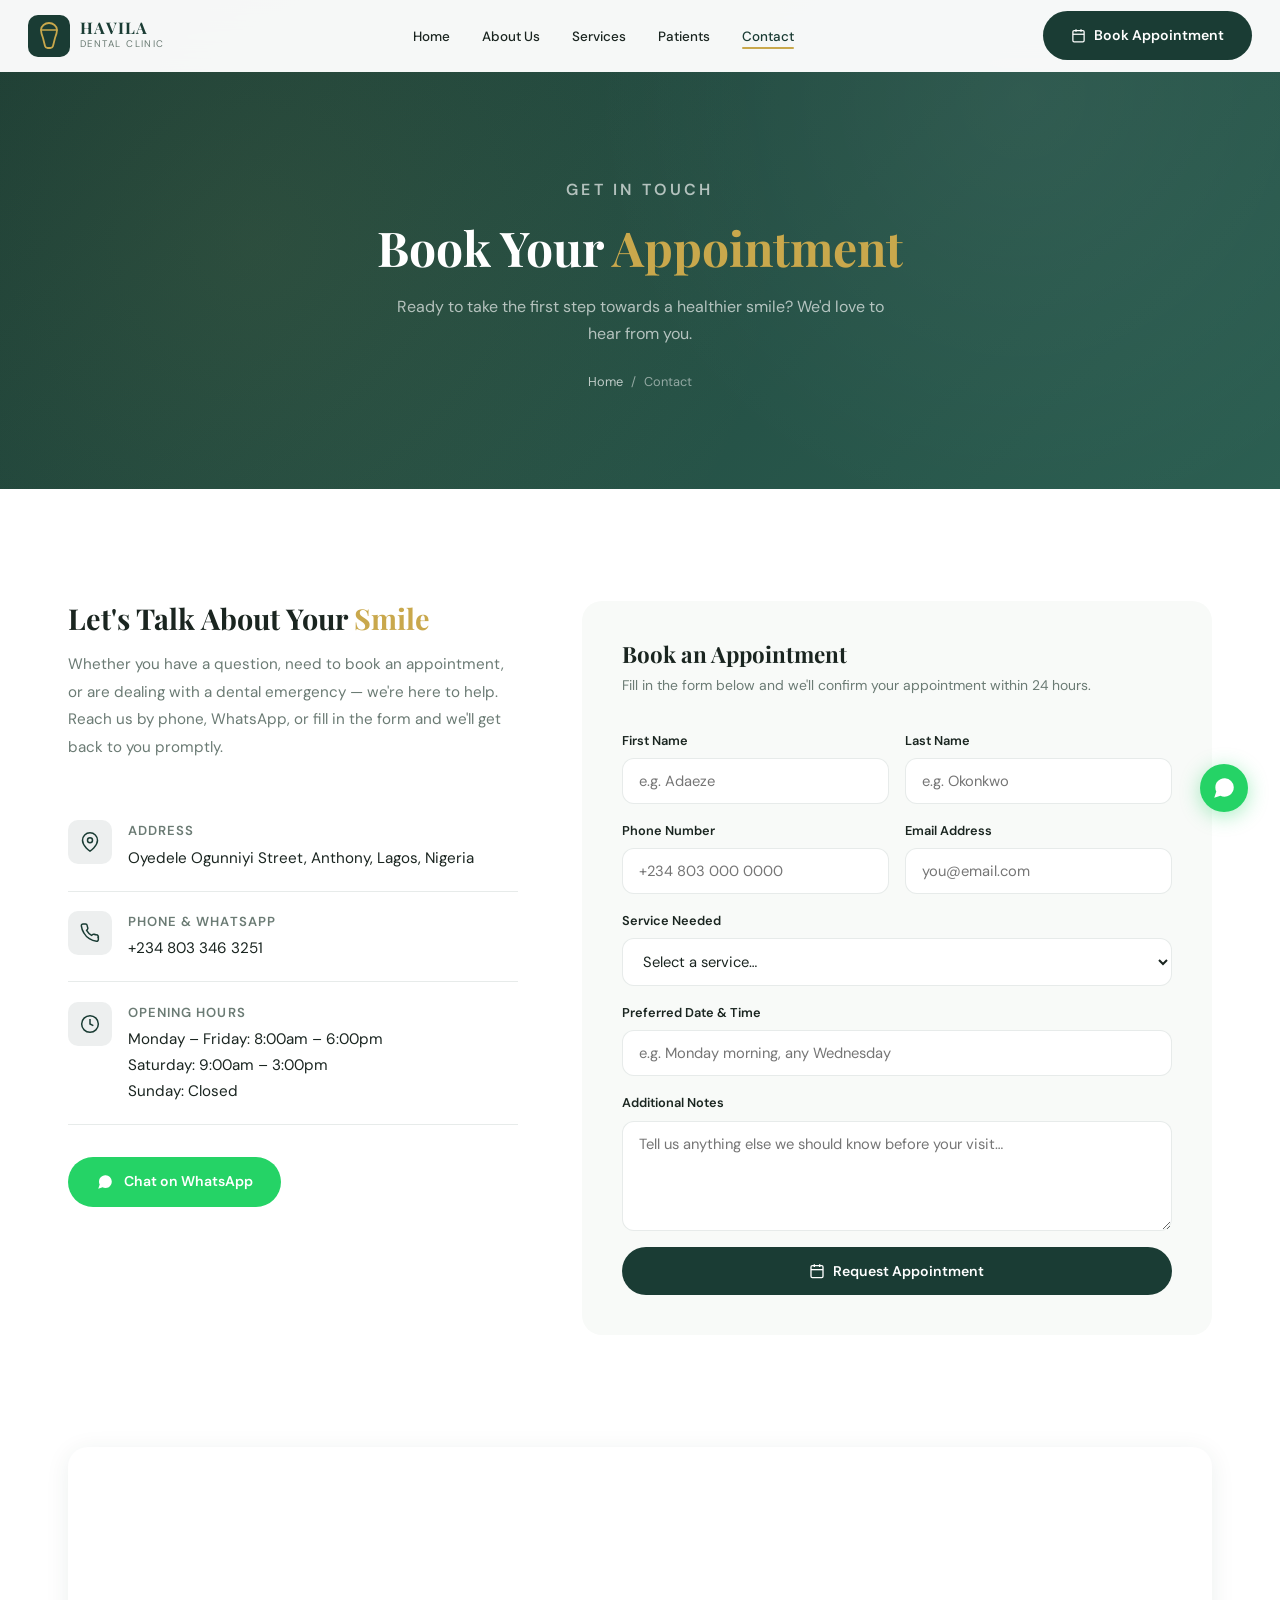
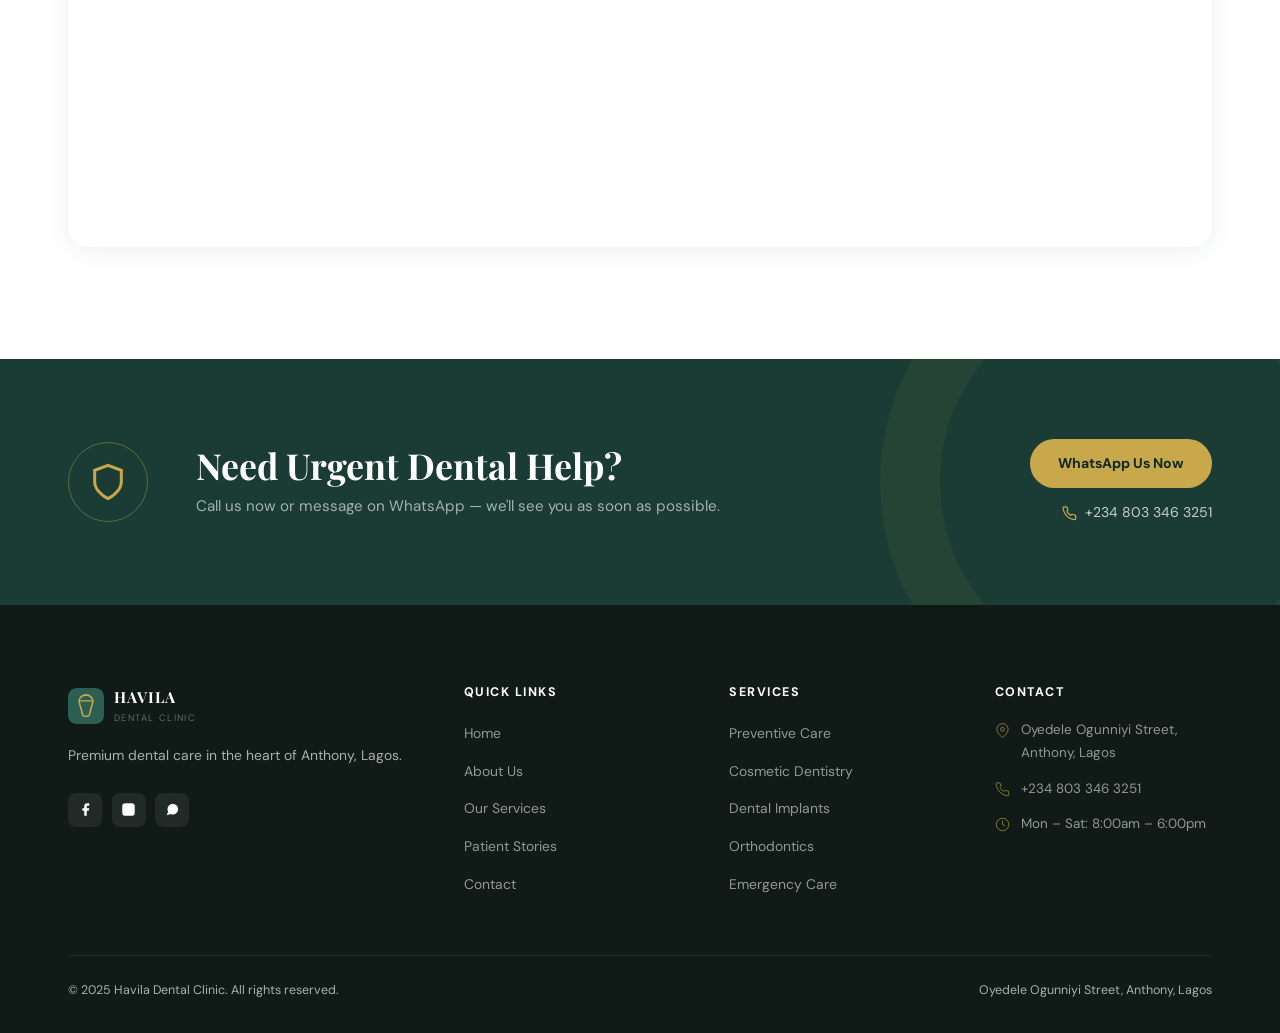
<file: contact.html>
<!DOCTYPE html>
<html lang="en">
<head>
  <meta charset="UTF-8" />
  <meta name="viewport" content="width=device-width, initial-scale=1.0" />
  <title>Contact &amp; Book — Havila Dental Clinic</title>
  <meta name="theme-color" content="#1A3C34" />
  <meta name="description" content="Book your dental appointment at Havila Dental Clinic, Anthony, Lagos. Call +234 803 346 3251." />
  <link rel="preconnect" href="https://fonts.googleapis.com" />
  <link rel="preconnect" href="https://fonts.gstatic.com" crossorigin />
  <link href="https://fonts.googleapis.com/css2?family=Playfair+Display:ital,wght@0,700;0,800;1,700&family=DM+Sans:wght@400;500;600;700&display=swap" rel="stylesheet" />
  <link rel="stylesheet" href="styles.css" />
</head>
<body>

<nav id="navbar">
  <a href="index.html" class="nav-logo">
    <svg class="nav-logo-icon" viewBox="0 0 42 42" fill="none"><rect width="42" height="42" rx="10" fill="#1A3C34"/><path d="M21 8C17 8 13 11 13 15c0 2.5.8 5 2 8l2 8c.3 1.2 1.4 2 2.6 2h2.8c1.2 0 2.3-.8 2.6-2l2-8c1.2-3 2-5.5 2-8 0-4-4-7-8-7z" fill="none" stroke="#C9A84C" stroke-width="1.8"/><path d="M13 15h16" stroke="#C9A84C" stroke-width="1.4" stroke-linecap="round"/></svg>
    <div class="nav-logo-text"><span class="nav-logo-name">HAVILA</span><span class="nav-logo-sub">Dental Clinic</span></div>
  </a>
  <ul class="nav-links">
    <li><a href="index.html">Home</a></li>
    <li><a href="about.html">About Us</a></li>
    <li><a href="services.html">Services</a></li>
    <li><a href="testimonials.html">Patients</a></li>
    <li><a href="contact.html" class="active">Contact</a></li>
  </ul>
  <div class="nav-right">
    <a href="contact.html" class="btn-primary"><svg width="15" height="15" viewBox="0 0 24 24" fill="none" stroke="currentColor" stroke-width="2"><rect x="3" y="4" width="18" height="18" rx="2"/><line x1="16" y1="2" x2="16" y2="6"/><line x1="8" y1="2" x2="8" y2="6"/><line x1="3" y1="10" x2="21" y2="10"/></svg>Book Appointment</a>
    <button class="nav-toggle" id="navToggle" aria-label="Menu"><span></span><span></span><span></span></button>
  </div>
</nav>
<div class="nav-mobile" id="mobileNav">
  <div class="nav-mobile-header">
    <a href="index.html" class="nav-logo"><svg class="nav-logo-icon" viewBox="0 0 42 42" fill="none"><rect width="42" height="42" rx="10" fill="#1A3C34"/><path d="M21 8C17 8 13 11 13 15c0 2.5.8 5 2 8l2 8c.3 1.2 1.4 2 2.6 2h2.8c1.2 0 2.3-.8 2.6-2l2-8c1.2-3 2-5.5 2-8 0-4-4-7-8-7z" fill="none" stroke="#C9A84C" stroke-width="1.8"/><path d="M13 15h16" stroke="#C9A84C" stroke-width="1.4" stroke-linecap="round"/></svg><div class="nav-logo-text"><span class="nav-logo-name">HAVILA</span><span class="nav-logo-sub">Dental Clinic</span></div></a>
    <button class="nav-close" id="navClose">✕</button>
  </div>
  <a href="index.html">Home</a><a href="about.html">About Us</a><a href="services.html">Services</a><a href="testimonials.html">Patients</a><a href="contact.html">Contact</a>
  <a href="contact.html" class="btn-primary">Book Appointment</a>
</div>

<!-- PAGE HERO -->
<section class="page-hero">
  <p class="page-hero-eyebrow">Get In Touch</p>
  <h1>Book Your <span class="gold">Appointment</span></h1>
  <p>Ready to take the first step towards a healthier smile? We'd love to hear from you.</p>
  <div class="breadcrumb"><a href="index.html">Home</a> <span>/</span> <span>Contact</span></div>
</section>

<!-- CONTACT SECTION -->
<section class="contact-section">
  <div class="container">
    <div class="contact-grid">
      <!-- Info -->
      <div class="reveal-left">
        <h2 class="contact-info-title">Let's Talk About Your <span class="gold">Smile</span></h2>
        <p class="contact-info-text">Whether you have a question, need to book an appointment, or are dealing with a dental emergency — we're here to help. Reach us by phone, WhatsApp, or fill in the form and we'll get back to you promptly.</p>

        <div class="contact-detail">
          <div class="contact-detail-icon"><svg viewBox="0 0 24 24" fill="none" stroke="#1A3C34" stroke-width="1.8"><path d="M21 10c0 7-9 13-9 13s-9-6-9-13a9 9 0 0 1 18 0z"/><circle cx="12" cy="10" r="3"/></svg></div>
          <div><h5>Address</h5><p>Oyedele Ogunniyi Street, Anthony, Lagos, Nigeria</p></div>
        </div>
        <div class="contact-detail">
          <div class="contact-detail-icon"><svg viewBox="0 0 24 24" fill="none" stroke="#1A3C34" stroke-width="1.8"><path d="M22 16.92v3a2 2 0 0 1-2.18 2 19.79 19.79 0 0 1-8.63-3.07A19.5 19.5 0 0 1 4.69 12 19.79 19.79 0 0 1 1.61 3.44 2 2 0 0 1 3.6 1.27h3a2 2 0 0 1 2 1.72c.127.96.361 1.903.7 2.81a2 2 0 0 1-.45 2.11L7.91 8.91a16 16 0 0 0 6 6l.91-.91a2 2 0 0 1 2.11-.45c.907.339 1.85.573 2.81.7A2 2 0 0 1 21.73 16.92z"/></svg></div>
          <div><h5>Phone &amp; WhatsApp</h5><p>+234 803 346 3251</p></div>
        </div>
        <div class="contact-detail">
          <div class="contact-detail-icon"><svg viewBox="0 0 24 24" fill="none" stroke="#1A3C34" stroke-width="1.8"><circle cx="12" cy="12" r="10"/><polyline points="12 6 12 12 16 14"/></svg></div>
          <div><h5>Opening Hours</h5><p>Monday – Friday: 8:00am – 6:00pm<br>Saturday: 9:00am – 3:00pm<br>Sunday: Closed</p></div>
        </div>

        <div style="margin-top:2rem;">
          <a href="https://wa.me/2348033463251?text=Hello%2C%20I%20would%20like%20to%20book%20a%20dental%20appointment%20at%20Havila%20Dental%20Clinic" target="_blank" class="btn-primary" style="background:#25D366;gap:10px;">
            <svg width="18" height="18" viewBox="0 0 24 24" fill="white"><path d="M21 11.5a8.38 8.38 0 0 1-.9 3.8 8.5 8.5 0 0 1-7.6 4.7 8.38 8.38 0 0 1-3.8-.9L3 21l1.9-5.7a8.38 8.38 0 0 1-.9-3.8 8.5 8.5 0 0 1 4.7-7.6 8.38 8.38 0 0 1 3.8-.9h.5a8.48 8.48 0 0 1 8 8v.5z"/></svg>
            Chat on WhatsApp
          </a>
        </div>
      </div>

      <!-- Form -->
      <div class="contact-form-wrap reveal-right">
        <h3>Book an Appointment</h3>
        <p>Fill in the form below and we'll confirm your appointment within 24 hours.</p>
        <form id="contactForm" novalidate>
          <div class="form-row">
            <div class="form-group">
              <label for="firstName">First Name</label>
              <input type="text" id="firstName" name="firstName" placeholder="e.g. Adaeze" required />
            </div>
            <div class="form-group">
              <label for="lastName">Last Name</label>
              <input type="text" id="lastName" name="lastName" placeholder="e.g. Okonkwo" required />
            </div>
          </div>
          <div class="form-row">
            <div class="form-group">
              <label for="phone">Phone Number</label>
              <input type="tel" id="phone" name="phone" placeholder="+234 803 000 0000" required />
            </div>
            <div class="form-group">
              <label for="email">Email Address</label>
              <input type="email" id="email" name="email" placeholder="you@email.com" />
            </div>
          </div>
          <div class="form-group">
            <label for="service">Service Needed</label>
            <select id="service" name="service">
              <option value="">Select a service…</option>
              <option>Preventive Checkup &amp; Cleaning</option>
              <option>Cosmetic Dentistry</option>
              <option>Teeth Whitening</option>
              <option>Dental Implants</option>
              <option>Restorative Dentistry</option>
              <option>Orthodontics / Braces</option>
              <option>Emergency Care</option>
              <option>Paediatric Dentistry</option>
              <option>Gum Treatment</option>
              <option>Other / Not Sure</option>
            </select>
          </div>
          <div class="form-group">
            <label for="preferred">Preferred Date &amp; Time</label>
            <input type="text" id="preferred" name="preferred" placeholder="e.g. Monday morning, any Wednesday" />
          </div>
          <div class="form-group">
            <label for="message">Additional Notes</label>
            <textarea id="message" name="message" placeholder="Tell us anything else we should know before your visit…"></textarea>
          </div>
          <button type="submit" class="btn-primary" style="width:100%;justify-content:center;padding:15px;">
            <svg width="16" height="16" viewBox="0 0 24 24" fill="none" stroke="currentColor" stroke-width="2"><rect x="3" y="4" width="18" height="18" rx="2"/><line x1="16" y1="2" x2="16" y2="6"/><line x1="8" y1="2" x2="8" y2="6"/><line x1="3" y1="10" x2="21" y2="10"/></svg>
            Request Appointment
          </button>
        </form>
      </div>
    </div>
  </div>
</section>

<!-- MAP -->
<section class="map-section">
  <div class="container">
    <div class="map-wrap reveal">
      <iframe
        src="https://www.google.com/maps/embed?pb=!1m18!1m12!1m3!1d3963.7!2d3.3704192!3d6.5608705!2m3!1f0!2f0!3f0!3m2!1i1024!2i768!4f13.1!3m3!1m2!1s0x0%3A0x0!2zNsKwMzMnMzkuMSJOIDPCsDIyJzEzLjUiRQ!5e0!3m2!1sen!2sng!4v1234567890"
        width="100%" height="400" style="border:0;" allowfullscreen="" loading="lazy"
        referrerpolicy="no-referrer-when-downgrade" title="Havila Dental Clinic location">
      </iframe>
    </div>
  </div>
</section>

<!-- CTA BANNER -->
<section class="cta-banner">
  <div class="container">
    <div class="cta-inner">
      <div class="cta-icon-wrap"><svg viewBox="0 0 24 24" fill="none" stroke="currentColor" stroke-width="1.8"><path d="M12 22s8-4 8-10V5l-8-3-8 3v7c0 6 8 10 8 10z"/></svg></div>
      <div class="cta-text">
        <h2 class="cta-title">Need Urgent Dental Help?</h2>
        <p class="cta-sub">Call us now or message on WhatsApp — we'll see you as soon as possible.</p>
      </div>
      <div class="cta-actions">
        <a href="https://wa.me/2348033463251?text=Hello%2C%20I%20have%20a%20dental%20emergency" target="_blank" class="btn-gold">WhatsApp Us Now</a>
        <div class="cta-phone"><svg viewBox="0 0 24 24" fill="none" stroke="currentColor" stroke-width="2"><path d="M22 16.92v3a2 2 0 0 1-2.18 2 19.79 19.79 0 0 1-8.63-3.07A19.5 19.5 0 0 1 4.69 12 19.79 19.79 0 0 1 1.61 3.44 2 2 0 0 1 3.6 1.27h3a2 2 0 0 1 2 1.72c.127.96.361 1.903.7 2.81a2 2 0 0 1-.45 2.11L7.91 8.91a16 16 0 0 0 6 6l.91-.91a2 2 0 0 1 2.11-.45c.907.339 1.85.573 2.81.7A2 2 0 0 1 21.73 16.92z"/></svg>+234 803 346 3251</div>
      </div>
    </div>
  </div>
</section>

<footer class="footer">
  <div class="container">
    <div class="footer-grid">
      <div class="footer-brand">
        <div class="footer-logo"><svg class="footer-logo-icon" viewBox="0 0 42 42" fill="none"><rect width="42" height="42" rx="10" fill="#2C5F52"/><path d="M21 8C17 8 13 11 13 15c0 2.5.8 5 2 8l2 8c.3 1.2 1.4 2 2.6 2h2.8c1.2 0 2.3-.8 2.6-2l2-8c1.2-3 2-5.5 2-8 0-4-4-7-8-7z" fill="none" stroke="#C9A84C" stroke-width="1.8"/><path d="M13 15h16" stroke="#C9A84C" stroke-width="1.4" stroke-linecap="round"/></svg><div><div class="footer-logo-name">HAVILA</div><div class="footer-logo-sub">Dental Clinic</div></div></div>
        <p>Premium dental care in the heart of Anthony, Lagos.</p>
        <div class="footer-socials"><a href="#" class="footer-social"><svg viewBox="0 0 24 24"><path d="M18 2h-3a5 5 0 0 0-5 5v3H7v4h3v8h4v-8h3l1-4h-4V7a1 1 0 0 1 1-1h3z"/></svg></a><a href="#" class="footer-social"><svg viewBox="0 0 24 24"><rect x="2" y="2" width="20" height="20" rx="5" ry="5"/><path d="M16 11.37A4 4 0 1 1 12.63 8 4 4 0 0 1 16 11.37z"/><line x1="17.5" y1="6.5" x2="17.51" y2="6.5"/></svg></a><a href="https://wa.me/2348033463251" class="footer-social"><svg viewBox="0 0 24 24"><path d="M21 11.5a8.38 8.38 0 0 1-.9 3.8 8.5 8.5 0 0 1-7.6 4.7 8.38 8.38 0 0 1-3.8-.9L3 21l1.9-5.7a8.38 8.38 0 0 1-.9-3.8 8.5 8.5 0 0 1 4.7-7.6 8.38 8.38 0 0 1 3.8-.9h.5a8.48 8.48 0 0 1 8 8v.5z"/></svg></a></div>
      </div>
      <div class="footer-col"><h4>Quick Links</h4><ul><li><a href="index.html">Home</a></li><li><a href="about.html">About Us</a></li><li><a href="services.html">Our Services</a></li><li><a href="testimonials.html">Patient Stories</a></li><li><a href="contact.html">Contact</a></li></ul></div>
      <div class="footer-col"><h4>Services</h4><ul><li><a href="services.html">Preventive Care</a></li><li><a href="services.html">Cosmetic Dentistry</a></li><li><a href="services.html">Dental Implants</a></li><li><a href="services.html">Orthodontics</a></li><li><a href="services.html">Emergency Care</a></li></ul></div>
      <div class="footer-col"><h4>Contact</h4>
        <div class="footer-contact-item"><svg viewBox="0 0 24 24"><path d="M21 10c0 7-9 13-9 13s-9-6-9-13a9 9 0 0 1 18 0z"/><circle cx="12" cy="10" r="3"/></svg><span>Oyedele Ogunniyi Street, Anthony, Lagos</span></div>
        <div class="footer-contact-item"><svg viewBox="0 0 24 24"><path d="M22 16.92v3a2 2 0 0 1-2.18 2 19.79 19.79 0 0 1-8.63-3.07A19.5 19.5 0 0 1 4.69 12 19.79 19.79 0 0 1 1.61 3.44 2 2 0 0 1 3.6 1.27h3a2 2 0 0 1 2 1.72c.127.96.361 1.903.7 2.81a2 2 0 0 1-.45 2.11L7.91 8.91a16 16 0 0 0 6 6l.91-.91a2 2 0 0 1 2.11-.45c.907.339 1.85.573 2.81.7A2 2 0 0 1 21.73 16.92z"/></svg><span>+234 803 346 3251</span></div>
        <div class="footer-contact-item"><svg viewBox="0 0 24 24"><circle cx="12" cy="12" r="10"/><polyline points="12 6 12 12 16 14"/></svg><span>Mon – Sat: 8:00am – 6:00pm</span></div>
      </div>
    </div>
    <div class="footer-bottom"><span>© 2025 Havila Dental Clinic. All rights reserved.</span><span>Oyedele Ogunniyi Street, Anthony, Lagos</span></div>
  </div>
</footer>

<a href="https://wa.me/2348033463251?text=Hello%2C%20I%20would%20like%20to%20book%20a%20dental%20appointment%20at%20Havila%20Dental%20Clinic" class="whatsapp-float" aria-label="WhatsApp" target="_blank"><svg viewBox="0 0 24 24"><path d="M21 11.5a8.38 8.38 0 0 1-.9 3.8 8.5 8.5 0 0 1-7.6 4.7 8.38 8.38 0 0 1-3.8-.9L3 21l1.9-5.7a8.38 8.38 0 0 1-.9-3.8 8.5 8.5 0 0 1 4.7-7.6 8.38 8.38 0 0 1 3.8-.9h.5a8.48 8.48 0 0 1 8 8v.5z"/></svg></a>
<button id="scrollTop" aria-label="Scroll to top"><svg viewBox="0 0 24 24" fill="none" stroke="currentColor" stroke-width="2"><polyline points="18 15 12 9 6 15"/></svg></button>
<script src="main.js"></script>
</body>
</html>
</file>
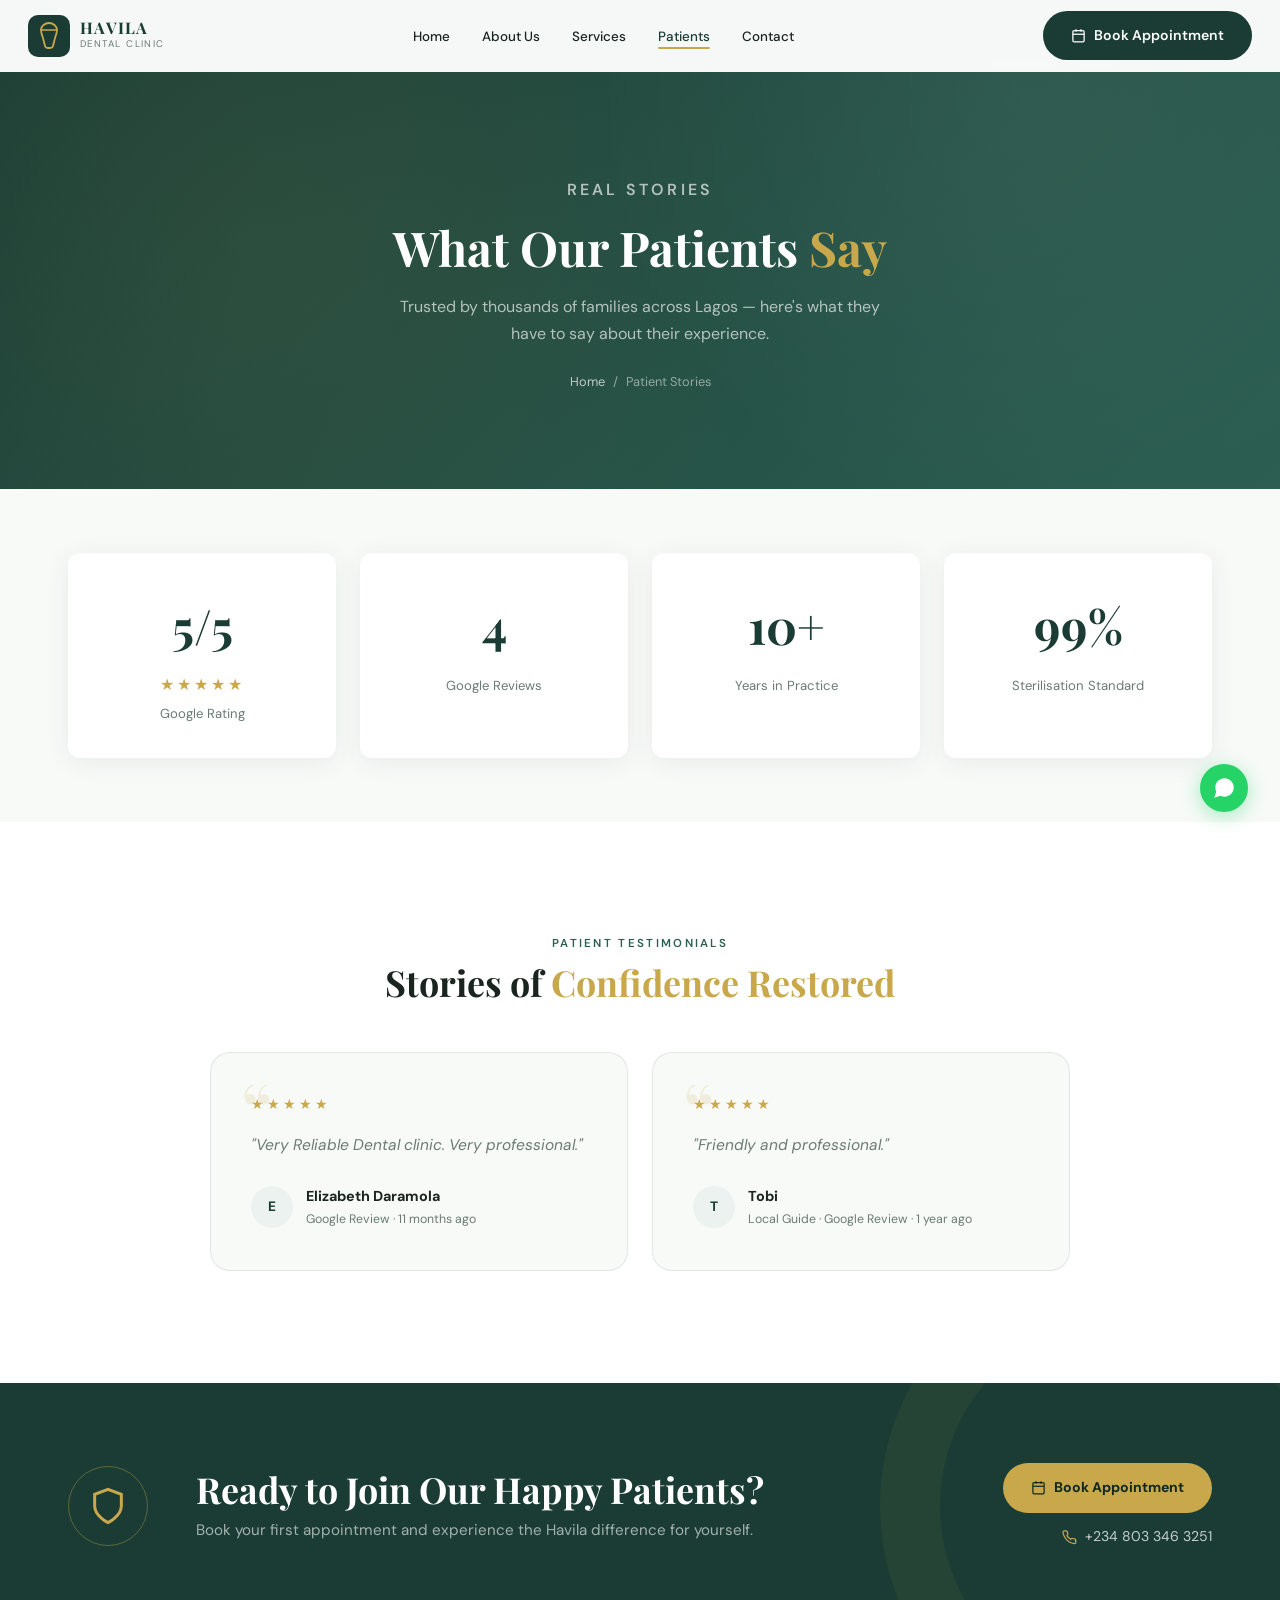
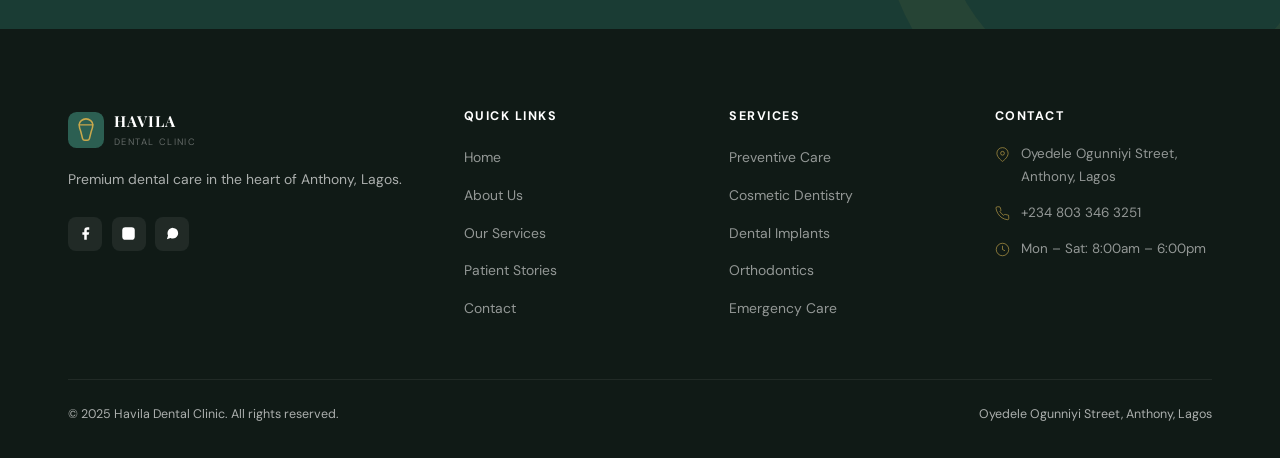
<file: testimonials.html>
<!DOCTYPE html>
<html lang="en">
<head>
  <meta charset="UTF-8" />
  <meta name="viewport" content="width=device-width, initial-scale=1.0" />
  <title>Patient Stories — Havila Dental Clinic</title>
  <meta name="theme-color" content="#1A3C34" />
  <meta name="description" content="Read what our patients say about their experience at Havila Dental Clinic in Anthony, Lagos." />
  <link rel="preconnect" href="https://fonts.googleapis.com" />
  <link rel="preconnect" href="https://fonts.gstatic.com" crossorigin />
  <link href="https://fonts.googleapis.com/css2?family=Playfair+Display:ital,wght@0,700;0,800;1,700&family=DM+Sans:wght@400;500;600;700&display=swap" rel="stylesheet" />
  <link rel="stylesheet" href="styles.css" />
</head>
<body>

<nav id="navbar">
  <a href="index.html" class="nav-logo">
    <svg class="nav-logo-icon" viewBox="0 0 42 42" fill="none"><rect width="42" height="42" rx="10" fill="#1A3C34"/><path d="M21 8C17 8 13 11 13 15c0 2.5.8 5 2 8l2 8c.3 1.2 1.4 2 2.6 2h2.8c1.2 0 2.3-.8 2.6-2l2-8c1.2-3 2-5.5 2-8 0-4-4-7-8-7z" fill="none" stroke="#C9A84C" stroke-width="1.8"/><path d="M13 15h16" stroke="#C9A84C" stroke-width="1.4" stroke-linecap="round"/></svg>
    <div class="nav-logo-text"><span class="nav-logo-name">HAVILA</span><span class="nav-logo-sub">Dental Clinic</span></div>
  </a>
  <ul class="nav-links">
    <li><a href="index.html">Home</a></li>
    <li><a href="about.html">About Us</a></li>
    <li><a href="services.html">Services</a></li>
    <li><a href="testimonials.html" class="active">Patients</a></li>
    <li><a href="contact.html">Contact</a></li>
  </ul>
  <div class="nav-right">
    <a href="contact.html" class="btn-primary"><svg width="15" height="15" viewBox="0 0 24 24" fill="none" stroke="currentColor" stroke-width="2"><rect x="3" y="4" width="18" height="18" rx="2"/><line x1="16" y1="2" x2="16" y2="6"/><line x1="8" y1="2" x2="8" y2="6"/><line x1="3" y1="10" x2="21" y2="10"/></svg>Book Appointment</a>
    <button class="nav-toggle" id="navToggle" aria-label="Menu"><span></span><span></span><span></span></button>
  </div>
</nav>
<div class="nav-mobile" id="mobileNav">
  <div class="nav-mobile-header">
    <a href="index.html" class="nav-logo"><svg class="nav-logo-icon" viewBox="0 0 42 42" fill="none"><rect width="42" height="42" rx="10" fill="#1A3C34"/><path d="M21 8C17 8 13 11 13 15c0 2.5.8 5 2 8l2 8c.3 1.2 1.4 2 2.6 2h2.8c1.2 0 2.3-.8 2.6-2l2-8c1.2-3 2-5.5 2-8 0-4-4-7-8-7z" fill="none" stroke="#C9A84C" stroke-width="1.8"/><path d="M13 15h16" stroke="#C9A84C" stroke-width="1.4" stroke-linecap="round"/></svg><div class="nav-logo-text"><span class="nav-logo-name">HAVILA</span><span class="nav-logo-sub">Dental Clinic</span></div></a>
    <button class="nav-close" id="navClose">✕</button>
  </div>
  <a href="index.html">Home</a><a href="about.html">About Us</a><a href="services.html">Services</a><a href="testimonials.html">Patients</a><a href="contact.html">Contact</a>
  <a href="contact.html" class="btn-primary">Book Appointment</a>
</div>

<!-- PAGE HERO -->
<section class="page-hero">
  <p class="page-hero-eyebrow">Real Stories</p>
  <h1>What Our Patients <span class="gold">Say</span></h1>
  <p>Trusted by thousands of families across Lagos — here's what they have to say about their experience.</p>
  <div class="breadcrumb"><a href="index.html">Home</a> <span>/</span> <span>Patient Stories</span></div>
</section>

<!-- RATING SUMMARY -->
<section style="padding:4rem 0;background:var(--off-white);">
  <div class="container">
    <div style="display:grid;grid-template-columns:repeat(4,1fr);gap:1.5rem;" class="reveal">
      <div style="background:var(--white);border-radius:var(--radius);padding:2rem;text-align:center;box-shadow:var(--shadow);">
        <div style="font-family:'Playfair Display',serif;font-size:3rem;font-weight:700;color:var(--green);">5/5</div>
        <div style="color:var(--gold);font-size:1rem;letter-spacing:3px;margin:0.3rem 0;">★★★★★</div>
        <div style="font-size:0.82rem;color:var(--text-muted);">Google Rating</div>
      </div>
      <div style="background:var(--white);border-radius:var(--radius);padding:2rem;text-align:center;box-shadow:var(--shadow);">
        <div style="font-family:'Playfair Display',serif;font-size:3rem;font-weight:700;color:var(--green);">4</div>
        <div style="font-size:0.82rem;color:var(--text-muted);margin-top:0.5rem;">Google Reviews</div>
      </div>
      <div style="background:var(--white);border-radius:var(--radius);padding:2rem;text-align:center;box-shadow:var(--shadow);">
        <div style="font-family:'Playfair Display',serif;font-size:3rem;font-weight:700;color:var(--green);" data-target="10" data-suffix="+">0+</div>
        <div style="font-size:0.82rem;color:var(--text-muted);margin-top:0.5rem;">Years in Practice</div>
      </div>
      <div style="background:var(--white);border-radius:var(--radius);padding:2rem;text-align:center;box-shadow:var(--shadow);">
        <div style="font-family:'Playfair Display',serif;font-size:3rem;font-weight:700;color:var(--green);" data-target="100" data-suffix="%">0%</div>
        <div style="font-size:0.82rem;color:var(--text-muted);margin-top:0.5rem;">Sterilisation Standard</div>
      </div>
    </div>
  </div>
</section>

<!-- TESTIMONIALS GRID -->
<section class="testi-page">
  <div class="container">
    <div style="text-align:center;margin-bottom:3rem;" class="reveal">
      <p class="section-eyebrow">Patient Testimonials</p>
      <h2 class="section-title">Stories of <span class="gold">Confidence Restored</span></h2>
    </div>
    <div class="testi-page-grid" style="grid-template-columns:1fr 1fr;max-width:860px;margin:0 auto;">
      <div class="testi-page-card reveal delay-1">
        <div class="testi-stars" style="color:var(--gold);font-size:0.85rem;letter-spacing:3px;margin-bottom:1rem;">★★★★★</div>
        <p class="testi-text">"Very Reliable Dental clinic. Very professional."</p>
        <div class="testi-reviewer"><div class="testi-avatar">E</div><div><div class="testi-name">Elizabeth Daramola</div><div class="testi-loc">Google Review · 11 months ago</div></div></div>
      </div>
      <div class="testi-page-card reveal delay-2">
        <div class="testi-stars" style="color:var(--gold);font-size:0.85rem;letter-spacing:3px;margin-bottom:1rem;">★★★★★</div>
        <p class="testi-text">"Friendly and professional."</p>
        <div class="testi-reviewer"><div class="testi-avatar">T</div><div><div class="testi-name">Tobi</div><div class="testi-loc">Local Guide · Google Review · 1 year ago</div></div></div>
      </div>
    </div>
  </div>
</section>

<!-- CTA BANNER -->
<section class="cta-banner">
  <div class="container">
    <div class="cta-inner">
      <div class="cta-icon-wrap"><svg viewBox="0 0 24 24" fill="none" stroke="currentColor" stroke-width="1.8"><path d="M12 22s8-4 8-10V5l-8-3-8 3v7c0 6 8 10 8 10z"/></svg></div>
      <div class="cta-text">
        <h2 class="cta-title">Ready to Join Our Happy Patients?</h2>
        <p class="cta-sub">Book your first appointment and experience the Havila difference for yourself.</p>
      </div>
      <div class="cta-actions">
        <a href="contact.html" class="btn-gold"><svg width="15" height="15" viewBox="0 0 24 24" fill="none" stroke="currentColor" stroke-width="2"><rect x="3" y="4" width="18" height="18" rx="2"/><line x1="16" y1="2" x2="16" y2="6"/><line x1="8" y1="2" x2="8" y2="6"/><line x1="3" y1="10" x2="21" y2="10"/></svg>Book Appointment</a>
        <div class="cta-phone"><svg viewBox="0 0 24 24" fill="none" stroke="currentColor" stroke-width="2"><path d="M22 16.92v3a2 2 0 0 1-2.18 2 19.79 19.79 0 0 1-8.63-3.07A19.5 19.5 0 0 1 4.69 12 19.79 19.79 0 0 1 1.61 3.44 2 2 0 0 1 3.6 1.27h3a2 2 0 0 1 2 1.72c.127.96.361 1.903.7 2.81a2 2 0 0 1-.45 2.11L7.91 8.91a16 16 0 0 0 6 6l.91-.91a2 2 0 0 1 2.11-.45c.907.339 1.85.573 2.81.7A2 2 0 0 1 21.73 16.92z"/></svg>+234 803 346 3251</div>
      </div>
    </div>
  </div>
</section>

<footer class="footer">
  <div class="container">
    <div class="footer-grid">
      <div class="footer-brand">
        <div class="footer-logo"><svg class="footer-logo-icon" viewBox="0 0 42 42" fill="none"><rect width="42" height="42" rx="10" fill="#2C5F52"/><path d="M21 8C17 8 13 11 13 15c0 2.5.8 5 2 8l2 8c.3 1.2 1.4 2 2.6 2h2.8c1.2 0 2.3-.8 2.6-2l2-8c1.2-3 2-5.5 2-8 0-4-4-7-8-7z" fill="none" stroke="#C9A84C" stroke-width="1.8"/><path d="M13 15h16" stroke="#C9A84C" stroke-width="1.4" stroke-linecap="round"/></svg><div><div class="footer-logo-name">HAVILA</div><div class="footer-logo-sub">Dental Clinic</div></div></div>
        <p>Premium dental care in the heart of Anthony, Lagos.</p>
        <div class="footer-socials"><a href="#" class="footer-social"><svg viewBox="0 0 24 24"><path d="M18 2h-3a5 5 0 0 0-5 5v3H7v4h3v8h4v-8h3l1-4h-4V7a1 1 0 0 1 1-1h3z"/></svg></a><a href="#" class="footer-social"><svg viewBox="0 0 24 24"><rect x="2" y="2" width="20" height="20" rx="5" ry="5"/><path d="M16 11.37A4 4 0 1 1 12.63 8 4 4 0 0 1 16 11.37z"/><line x1="17.5" y1="6.5" x2="17.51" y2="6.5"/></svg></a><a href="https://wa.me/2348033463251" class="footer-social"><svg viewBox="0 0 24 24"><path d="M21 11.5a8.38 8.38 0 0 1-.9 3.8 8.5 8.5 0 0 1-7.6 4.7 8.38 8.38 0 0 1-3.8-.9L3 21l1.9-5.7a8.38 8.38 0 0 1-.9-3.8 8.5 8.5 0 0 1 4.7-7.6 8.38 8.38 0 0 1 3.8-.9h.5a8.48 8.48 0 0 1 8 8v.5z"/></svg></a></div>
      </div>
      <div class="footer-col"><h4>Quick Links</h4><ul><li><a href="index.html">Home</a></li><li><a href="about.html">About Us</a></li><li><a href="services.html">Our Services</a></li><li><a href="testimonials.html">Patient Stories</a></li><li><a href="contact.html">Contact</a></li></ul></div>
      <div class="footer-col"><h4>Services</h4><ul><li><a href="services.html">Preventive Care</a></li><li><a href="services.html">Cosmetic Dentistry</a></li><li><a href="services.html">Dental Implants</a></li><li><a href="services.html">Orthodontics</a></li><li><a href="services.html">Emergency Care</a></li></ul></div>
      <div class="footer-col"><h4>Contact</h4>
        <div class="footer-contact-item"><svg viewBox="0 0 24 24"><path d="M21 10c0 7-9 13-9 13s-9-6-9-13a9 9 0 0 1 18 0z"/><circle cx="12" cy="10" r="3"/></svg><span>Oyedele Ogunniyi Street, Anthony, Lagos</span></div>
        <div class="footer-contact-item"><svg viewBox="0 0 24 24"><path d="M22 16.92v3a2 2 0 0 1-2.18 2 19.79 19.79 0 0 1-8.63-3.07A19.5 19.5 0 0 1 4.69 12 19.79 19.79 0 0 1 1.61 3.44 2 2 0 0 1 3.6 1.27h3a2 2 0 0 1 2 1.72c.127.96.361 1.903.7 2.81a2 2 0 0 1-.45 2.11L7.91 8.91a16 16 0 0 0 6 6l.91-.91a2 2 0 0 1 2.11-.45c.907.339 1.85.573 2.81.7A2 2 0 0 1 21.73 16.92z"/></svg><span>+234 803 346 3251</span></div>
        <div class="footer-contact-item"><svg viewBox="0 0 24 24"><circle cx="12" cy="12" r="10"/><polyline points="12 6 12 12 16 14"/></svg><span>Mon – Sat: 8:00am – 6:00pm</span></div>
      </div>
    </div>
    <div class="footer-bottom"><span>© 2025 Havila Dental Clinic. All rights reserved.</span><span>Oyedele Ogunniyi Street, Anthony, Lagos</span></div>
  </div>
</footer>

<a href="https://wa.me/2348033463251?text=Hello%2C%20I%20would%20like%20to%20book%20a%20dental%20appointment%20at%20Havila%20Dental%20Clinic" class="whatsapp-float" aria-label="WhatsApp" target="_blank"><svg viewBox="0 0 24 24"><path d="M21 11.5a8.38 8.38 0 0 1-.9 3.8 8.5 8.5 0 0 1-7.6 4.7 8.38 8.38 0 0 1-3.8-.9L3 21l1.9-5.7a8.38 8.38 0 0 1-.9-3.8 8.5 8.5 0 0 1 4.7-7.6 8.38 8.38 0 0 1 3.8-.9h.5a8.48 8.48 0 0 1 8 8v.5z"/></svg></a>
<button id="scrollTop" aria-label="Scroll to top"><svg viewBox="0 0 24 24" fill="none" stroke="currentColor" stroke-width="2"><polyline points="18 15 12 9 6 15"/></svg></button>
<script src="main.js"></script>
</body>
</html>
</file>
<file: styles.css>
/* ============================================================
   HAVILA DENTAL CLINIC — Styles (Clean Professional Theme)
   ============================================================ */

:root {
  --green:       #1A3C34;
  --green-dark:  #102820;
  --green-mid:   #2C5F52;
  --green-light: #EBF2EF;
  --green-dim:   rgba(26,60,52,0.08);
  --gold:        #C9A84C;
  --gold-light:  #E8C96A;
  --gold-dim:    rgba(201,168,76,0.15);
  --white:       #FFFFFF;
  --off-white:   #F8FAF8;
  --border:      rgba(26,60,52,0.10);
  --text:        #1A2520;
  --text-muted:  #6B7B74;
  --radius:      12px;
  --radius-lg:   20px;
  --ease:        cubic-bezier(0.25, 0.46, 0.45, 0.94);
  --t:           0.3s;
  --shadow:      0 4px 24px rgba(26,60,52,0.08);
  --shadow-lg:   0 12px 48px rgba(26,60,52,0.14);
}

*, *::before, *::after { box-sizing: border-box; margin: 0; padding: 0; }
@media (prefers-reduced-motion: no-preference) { html { scroll-behavior: smooth; } }
body {
  font-family: 'DM Sans', sans-serif;
  background: var(--white);
  color: var(--text);
  line-height: 1.7;
  overflow-x: hidden;
}
img { max-width: 100%; display: block; }
a   { text-decoration: none; color: inherit; }
ul  { list-style: none; }
button { border: none; outline: none; font-family: inherit; cursor: pointer; }
input, select, textarea { font-family: inherit; }
h1, h2, h3, h4 {
  font-family: 'Playfair Display', serif;
  font-weight: 700;
  line-height: 1.2;
}

.container { max-width: 1200px; margin: 0 auto; padding: 0 28px; }
.gold  { color: var(--gold); }
.green { color: var(--green); }

/* ── BUTTONS ─────────────────────────────────────────────── */
.btn-primary {
  display: inline-flex; align-items: center; gap: 8px;
  background: var(--green); color: var(--white);
  padding: 13px 28px; border-radius: 50px;
  font-size: 0.88rem; font-weight: 600;
  transition: background var(--t), transform var(--t), box-shadow var(--t);
}
.btn-primary:hover { background: var(--green-mid); transform: translateY(-2px); box-shadow: var(--shadow); }

.btn-gold {
  display: inline-flex; align-items: center; gap: 8px;
  background: var(--gold); color: var(--green-dark);
  padding: 13px 28px; border-radius: 50px;
  font-size: 0.88rem; font-weight: 700;
  transition: background var(--t), transform var(--t), box-shadow var(--t);
}
.btn-gold:hover { background: var(--gold-light); transform: translateY(-2px); box-shadow: 0 8px 24px rgba(201,168,76,0.3); }

.btn-ghost {
  display: inline-flex; align-items: center; gap: 10px;
  background: transparent; color: var(--text);
  padding: 12px 20px; border-radius: 50px;
  font-size: 0.88rem; font-weight: 500;
  border: 1.5px solid var(--border);
  transition: all var(--t);
}
.btn-ghost:hover { border-color: var(--green); color: var(--green); background: var(--green-dim); }

.btn-outline {
  display: inline-flex; align-items: center; gap: 8px;
  background: transparent; color: var(--white);
  padding: 13px 28px; border-radius: 50px;
  font-size: 0.88rem; font-weight: 600;
  border: 1.5px solid rgba(255,255,255,0.4);
  transition: all var(--t);
}
.btn-outline:hover { background: rgba(255,255,255,0.12); border-color: rgba(255,255,255,0.7); }

/* ── NAVBAR ──────────────────────────────────────────────── */
#navbar {
  position: fixed; top: 0; left: 0; right: 0; z-index: 1000;
  padding: 0 28px; height: 72px;
  display: flex; align-items: center; justify-content: space-between;
  background: rgba(255,255,255,0.96);
  backdrop-filter: blur(16px); -webkit-backdrop-filter: blur(16px);
  border-bottom: 1px solid transparent;
  transition: border-color var(--t), box-shadow var(--t);
}
#navbar.scrolled { border-bottom-color: var(--border); box-shadow: 0 2px 24px rgba(26,60,52,0.07); }

.nav-logo { display: flex; align-items: center; gap: 10px; }
.nav-logo-icon { width: 42px; height: 42px; flex-shrink: 0; }
.nav-logo-text { display: flex; flex-direction: column; }
.nav-logo-name {
  font-family: 'Playfair Display', serif;
  font-size: 1rem; font-weight: 700; color: var(--green);
  letter-spacing: 0.08em; line-height: 1.1;
}
.nav-logo-sub { font-size: 0.6rem; color: var(--text-muted); letter-spacing: 0.15em; text-transform: uppercase; }

.nav-links { display: flex; align-items: center; gap: 2rem; }
.nav-links a {
  font-size: 0.84rem; font-weight: 500; color: var(--text);
  position: relative; transition: color var(--t);
}
.nav-links a::after {
  content: ''; position: absolute; bottom: -4px; left: 0;
  width: 0; height: 2px; background: var(--gold);
  border-radius: 2px; transition: width var(--t);
}
.nav-links a:hover, .nav-links a.active { color: var(--green); }
.nav-links a:hover::after, .nav-links a.active::after { width: 100%; }

.nav-right { display: flex; align-items: center; gap: 1rem; }
.nav-toggle { display: none; flex-direction: column; gap: 5px; background: none; border: none; cursor: pointer; }
.nav-toggle span { display: block; width: 24px; height: 2px; background: var(--green); border-radius: 2px; transition: all var(--t); }

.nav-mobile {
  position: fixed; inset: 0; background: var(--white); z-index: 2000;
  display: flex; flex-direction: column; padding: 2rem;
  transform: translateX(100%); transition: transform 0.4s var(--ease);
}
.nav-mobile.open { transform: translateX(0); }
.nav-mobile-header { display: flex; justify-content: space-between; align-items: center; margin-bottom: 2.5rem; }
.nav-close { background: none; border: none; font-size: 1.6rem; cursor: pointer; color: var(--text); line-height: 1; }
.nav-mobile a {
  display: block; font-size: 1.4rem; font-family: 'Playfair Display', serif;
  font-weight: 700; color: var(--text); padding: 1rem 0;
  border-bottom: 1px solid var(--border); transition: color var(--t);
}
.nav-mobile a:hover { color: var(--green); }
.nav-mobile .btn-primary { margin-top: 2rem; justify-content: center; border-radius: 50px; }

/* ── HERO ─────────────────────────────────────────────────── */
.hero {
  display: grid;
  grid-template-columns: 1fr 1fr;
  min-height: 100vh;
  padding-top: 72px;
  overflow: hidden;
}

.hero-content {
  display: flex; flex-direction: column; justify-content: center;
  padding: 4rem 3rem 4rem max(5%, 28px);
}
.hero-eyebrow {
  display: flex; align-items: center; gap: 0.6rem;
  font-size: 0.72rem; font-weight: 600;
  letter-spacing: 0.22em; text-transform: uppercase; color: var(--gold);
  margin-bottom: 1.5rem;
}
.hero-eyebrow::before {
  content: ''; display: inline-block;
  width: 28px; height: 2px; background: var(--gold); border-radius: 2px;
}
.hero h1 {
  font-size: clamp(2.4rem, 4vw, 3.6rem);
  color: var(--text); margin-bottom: 1.4rem; line-height: 1.15;
}
.hero-sub {
  font-size: 1rem; color: var(--text-muted);
  max-width: 420px; margin-bottom: 2.5rem; line-height: 1.8;
}
.hero-ctas { display: flex; gap: 1rem; flex-wrap: wrap; margin-bottom: 2.8rem; }
.play-icon {
  width: 34px; height: 34px; border-radius: 50%;
  background: var(--green-dim);
  display: flex; align-items: center; justify-content: center; flex-shrink: 0;
}
.play-icon svg { width: 13px; height: 13px; fill: var(--green); margin-left: 2px; }

.hero-proof { display: flex; align-items: center; gap: 1rem; }
.avatars { display: flex; }
.avatar {
  width: 36px; height: 36px; border-radius: 50%;
  border: 2px solid var(--white); background: var(--green-light);
  margin-right: -10px; overflow: hidden;
  display: flex; align-items: center; justify-content: center;
  font-size: 0.72rem; font-weight: 700; color: var(--green);
}
.proof-info { margin-left: 16px; }
.proof-label { font-size: 0.82rem; font-weight: 600; color: var(--text); }
.proof-rating { display: flex; align-items: center; gap: 0.4rem; margin-top: 2px; }
.stars { color: var(--gold); font-size: 0.75rem; letter-spacing: 2px; }
.rating-text { font-size: 0.78rem; color: var(--text-muted); }

/* Hero image panel */
.hero-image {
  position: relative; overflow: hidden;
  background: #0D2820;
}
.hero-video {
  position: absolute; inset: 0;
  width: 100%; height: 100%;
  object-fit: cover;
}

.hero-badge {
  position: absolute; bottom: 2.5rem; right: 2rem;
  background: var(--green); color: var(--white);
  padding: 1.4rem 1.6rem; border-radius: var(--radius);
  max-width: 210px; box-shadow: var(--shadow-lg);
  z-index: 5;
}
.hero-badge-icon {
  width: 34px; height: 34px; background: rgba(255,255,255,0.15);
  border-radius: 8px; display: flex; align-items: center; justify-content: center;
  margin-bottom: 0.7rem;
}
.hero-badge-icon svg { width: 18px; height: 18px; stroke: var(--gold); fill: none; }
.hero-badge-title {
  font-family: 'Playfair Display', serif;
  font-size: 1rem; font-weight: 700; line-height: 1.3; margin-bottom: 0.35rem;
}
.hero-badge-sub { font-size: 0.75rem; color: rgba(255,255,255,0.65); line-height: 1.5; }

/* ── FEATURES STRIP ──────────────────────────────────────── */
.features { background: var(--white); padding: 0 0 5rem; }
.features-inner {
  background: var(--white);
  border-radius: var(--radius-lg);
  box-shadow: 0 6px 48px rgba(26,60,52,0.09);
  margin-top: -2.5rem;
  position: relative; z-index: 10;
}
.features-grid {
  display: grid;
  grid-template-columns: repeat(4, 1fr);
  padding: 0;
}
.feature-item {
  padding: 2.4rem 2rem;
  border-right: 1px solid var(--border);
  transition: background var(--t);
}
.feature-item:last-child { border-right: none; }
.feature-item:hover { background: var(--off-white); }
.feature-icon {
  width: 52px; height: 52px; border-radius: 50%;
  background: var(--green-dim);
  display: flex; align-items: center; justify-content: center;
  margin-bottom: 1.2rem; transition: background var(--t);
}
.feature-item:hover .feature-icon { background: var(--green); }
.feature-icon svg { width: 24px; height: 24px; stroke: var(--green); fill: none; transition: stroke var(--t); }
.feature-item:hover .feature-icon svg { stroke: var(--white); }
.feature-title { font-family: 'Playfair Display', serif; font-size: 1rem; font-weight: 700; margin-bottom: 0.5rem; color: var(--text); }
.feature-desc { font-size: 0.82rem; color: var(--text-muted); line-height: 1.65; }

/* ── ABOUT ───────────────────────────────────────────────── */
.about { padding: 7rem 0; background: var(--off-white); }
.about-grid {
  display: grid;
  grid-template-columns: 1fr 1.2fr;
  gap: 5rem; align-items: center;
}
.about-eyebrow {
  font-size: 0.72rem; font-weight: 600;
  letter-spacing: 0.2em; text-transform: uppercase;
  color: var(--green-mid); margin-bottom: 0.8rem;
}
.about h2 { font-size: clamp(1.8rem, 2.8vw, 2.4rem); margin-bottom: 1.2rem; }
.about-divider {
  width: 46px; height: 3px;
  background: var(--gold); border-radius: 2px; margin-bottom: 1.4rem;
}
.about p { font-size: 0.97rem; color: var(--text-muted); margin-bottom: 2rem; line-height: 1.85; }

/* inline stats inside about left column */
.about-inline-stats {
  display: flex; align-items: center; gap: 1.5rem;
  margin-top: 2rem; padding: 1.5rem 0;
  border-top: 1px solid var(--border); border-bottom: 1px solid var(--border);
}
.about-inline-stat { display: flex; flex-direction: column; align-items: center; text-align: center; }
.about-stat-num {
  font-family: 'Playfair Display', serif;
  font-size: 1.9rem; font-weight: 700; color: var(--green); line-height: 1;
}
.about-stat-lbl { font-size: 0.72rem; color: var(--text-muted); margin-top: 4px; white-space: nowrap; }
.about-stat-divider { width: 1px; height: 40px; background: var(--border); flex-shrink: 0; }

/* video panel */
.about-video-wrap {
  position: relative; border-radius: var(--radius-lg);
  overflow: hidden; box-shadow: var(--shadow-lg);
  aspect-ratio: 4 / 3;
}
.about-vid {
  width: 100%; height: 100%; object-fit: cover; display: block;
}
.about-video-tag {
  position: absolute; bottom: 1.2rem; left: 1.2rem;
  background: rgba(255,255,255,0.92);
  backdrop-filter: blur(8px); -webkit-backdrop-filter: blur(8px);
  color: var(--green); font-size: 0.78rem; font-weight: 600;
  padding: 0.45rem 0.9rem; border-radius: 50px;
  display: flex; align-items: center; gap: 0.4rem;
  box-shadow: 0 2px 12px rgba(26,60,52,0.12);
}
.about-video-tag svg { stroke: var(--gold); }

/* ── SERVICES ─────────────────────────────────────────────── */
.services { padding: 7rem 0; background: var(--white); }
.section-header {
  display: flex; align-items: flex-end; justify-content: space-between;
  margin-bottom: 3.5rem; gap: 1.5rem;
}
.section-meta { }
.section-eyebrow {
  font-size: 0.72rem; font-weight: 600;
  letter-spacing: 0.2em; text-transform: uppercase;
  color: var(--green-mid); margin-bottom: 0.5rem;
}
.section-title { font-size: clamp(1.7rem, 2.8vw, 2.3rem); color: var(--text); }

.view-all {
  display: flex; align-items: center; gap: 0.5rem;
  font-size: 0.84rem; font-weight: 600; color: var(--green);
  white-space: nowrap; flex-shrink: 0;
  transition: gap var(--t);
}
.view-all:hover { gap: 0.8rem; }
.view-all svg { width: 18px; height: 18px; stroke: var(--green); fill: none; }

.services-grid {
  display: grid;
  grid-template-columns: repeat(6, 1fr);
  gap: 1rem;
}
.service-card {
  border-radius: var(--radius);
  position: relative;
  display: flex; flex-direction: column;
  overflow: hidden;
  min-height: 320px;
  text-decoration: none;
  transition: transform var(--t), box-shadow var(--t);
}
.service-card:hover { transform: translateY(-6px); box-shadow: var(--shadow-lg); }

/* video / image background */
.svc-media {
  position: absolute; inset: 0;
  width: 100%; height: 100%;
  object-fit: cover;
  background-size: cover; background-position: center;
  transition: transform 0.6s var(--ease);
}
.service-card:hover .svc-media { transform: scale(1.06); }

/* overlay: sits in the lower portion of the card over empty video space */
.svc-overlay {
  position: absolute; bottom: 0; left: 0; right: 0; z-index: 2;
  display: flex; flex-direction: column; align-items: flex-start;
  text-align: left;
  padding: 1.2rem 1.2rem 1.2rem;
  background: transparent;
  transition: background var(--t);
}
.service-card:hover .svc-overlay { background: transparent; }

/* icon floats at top of card above overlay */
.svc-icon {
  position: absolute; top: 1rem; left: 50%; transform: translateX(-50%);
  z-index: 3;
  width: 44px; height: 44px; border-radius: 50%;
  background: rgba(255,255,255,0.9);
  border: none;
  display: flex; align-items: center; justify-content: center;
  transition: background var(--t), transform var(--t);
  box-shadow: 0 2px 10px rgba(0,0,0,0.15);
}
.service-card:hover .svc-icon { background: var(--gold); transform: translateX(-50%) scale(1.08); }
.svc-icon svg { width: 22px; height: 22px; stroke: var(--green); fill: none; transition: stroke var(--t); }
.service-card:hover .svc-icon svg { stroke: var(--white); }

.svc-name {
  font-family: 'Playfair Display', serif;
  font-size: 1rem; font-weight: 900; color: #000;
  margin-bottom: 0.35rem;
  -webkit-text-stroke: 0.5px #000;
  text-shadow: 1px 1px 0 rgba(255,255,255,0.5), -1px -1px 0 rgba(255,255,255,0.5), 1px -1px 0 rgba(255,255,255,0.5), -1px 1px 0 rgba(255,255,255,0.5);
}
.svc-desc { font-size: 0.78rem; font-weight: 700; color: #000; line-height: 1.55; margin-bottom: 0.8rem; -webkit-text-stroke: 0.3px #000; text-shadow: 1px 1px 0 rgba(255,255,255,0.5), -1px -1px 0 rgba(255,255,255,0.5), 1px -1px 0 rgba(255,255,255,0.5), -1px 1px 0 rgba(255,255,255,0.5); }
.svc-arrow {
  width: 28px; height: 28px; border-radius: 50%;
  border: 1.5px solid var(--border);
  display: flex; align-items: center; justify-content: center;
  transition: all var(--t);
}
.service-card:hover .svc-arrow { border-color: var(--gold); background: var(--gold); }
.svc-arrow svg { width: 13px; height: 13px; stroke: #000; fill: none; transition: stroke var(--t); }
.service-card:hover .svc-arrow svg { stroke: var(--white); }

/* ── WHY US ──────────────────────────────────────────────── */
.why { padding: 7rem 0; background: var(--off-white); }
.why-grid { display: grid; grid-template-columns: 1fr 1fr; gap: 5rem; align-items: center; }
.why-visual {
  position: relative;
  display: grid; grid-template-columns: 1fr 1fr; grid-template-rows: 1fr 1fr;
  gap: 1rem; aspect-ratio: 1;
}
.why-card {
  border-radius: var(--radius);
  box-shadow: var(--shadow);
  position: relative; overflow: hidden;
  display: flex; flex-direction: column;
  transition: transform var(--t), box-shadow var(--t);
  min-height: 160px;
}
.why-card:hover { transform: translateY(-3px); box-shadow: var(--shadow-lg); }
.why-card.featured { grid-column: 1 / 2; grid-row: 1 / 2; }

/* video background */
.why-card-video {
  position: absolute; inset: 0;
  width: 100%; height: 100%;
  object-fit: cover;
  transition: transform 0.6s var(--ease);
}
.why-card:hover .why-card-video { transform: scale(1.06); }

/* content sits on top of video */
.why-card-body {
  position: relative; z-index: 2;
  padding: 1.4rem;
  display: flex; flex-direction: column;
  flex: 1;
  background: linear-gradient(to top, rgba(0,0,0,0.55) 0%, rgba(0,0,0,0.1) 60%, transparent 100%);
}
.why-card.featured .why-card-body {
  background: linear-gradient(to top, rgba(10,50,35,0.82) 0%, rgba(10,50,35,0.35) 60%, transparent 100%);
}

.why-card-icon {
  width: 36px; height: 36px; border-radius: 8px;
  background: rgba(255,255,255,0.2);
  backdrop-filter: blur(4px);
  display: flex; align-items: center; justify-content: center; margin-bottom: auto;
}
.why-card-icon svg { width: 18px; height: 18px; stroke: #fff; fill: none; }
.why-card.featured .why-card-icon svg { stroke: var(--gold); }

.why-card h4 {
  font-family: 'Playfair Display', serif;
  font-size: 0.92rem; font-weight: 800;
  color: #fff; margin-bottom: 0.3rem; margin-top: 2.5rem;
  text-shadow: 0 1px 4px rgba(0,0,0,0.5);
}
.why-card p { font-size: 0.73rem; color: rgba(255,255,255,0.85); line-height: 1.6; }
.why-card-num {
  font-size: 1.8rem; font-weight: 900; color: var(--gold);
  line-height: 1; margin-bottom: 0.2rem; margin-top: 2rem;
  text-shadow: 0 2px 6px rgba(0,0,0,0.4);
}
.why-card.featured .why-card-num { color: var(--gold); }

/* right-side content */
.why-content { }
.why-list { margin-top: 0; display: flex; flex-direction: column; gap: 0.9rem; }
.why-item {
  display: flex; align-items: flex-start; gap: 1rem;
  background: var(--white);
  border-radius: 10px;
  padding: 1rem 1.2rem;
  box-shadow: var(--shadow);
  border-left: 3px solid transparent;
  transition: transform var(--t), box-shadow var(--t), border-color var(--t);
}
.why-item:hover { transform: translateX(4px); box-shadow: var(--shadow-lg); }
.why-item:nth-child(odd) { border-left-color: var(--gold); }
.why-item:nth-child(even) { border-left-color: var(--green); }

.why-check {
  width: 28px; height: 28px; border-radius: 50%;
  flex-shrink: 0; margin-top: 1px;
  display: flex; align-items: center; justify-content: center;
}
.why-check--gold { background: var(--gold); }
.why-check--green { background: var(--green); }
.why-check svg { width: 13px; height: 13px; stroke: var(--white); fill: none; }
.why-item-text h5 { font-size: 0.92rem; font-weight: 700; color: var(--text); margin-bottom: 0.2rem; }
.why-item-text p { font-size: 0.8rem; color: var(--text-muted); line-height: 1.6; }

/* ── TESTIMONIALS ────────────────────────────────────────── */
.testimonials { padding: 7rem 0; background: var(--white); }
.testi-track-wrap { overflow: hidden; margin-top: 3rem; }
.testi-track { display: flex; gap: 1.5rem; transition: transform 0.6s var(--ease); }
.testi-card {
  flex: 0 0 calc(50% - 0.75rem);
  background: var(--off-white);
  border: 1px solid var(--border);
  border-radius: var(--radius-lg);
  padding: 2.5rem;
  position: relative; overflow: hidden;
  transition: box-shadow var(--t), transform var(--t);
}
.testi-card:hover { box-shadow: var(--shadow-lg); transform: translateY(-3px); }
.testi-card::before {
  content: '\201C';
  font-family: 'Playfair Display', serif;
  font-size: 5rem; color: var(--gold); opacity: 0.2;
  position: absolute; top: 1rem; left: 1.5rem;
  line-height: 1; pointer-events: none;
}
.testi-stars { color: var(--gold); font-size: 0.85rem; letter-spacing: 3px; margin-bottom: 1rem; }
.testi-text { font-size: 0.97rem; color: var(--text-muted); line-height: 1.8; font-style: italic; margin-bottom: 1.5rem; }
.testi-reviewer { display: flex; align-items: center; gap: 0.8rem; }
.testi-avatar {
  width: 42px; height: 42px; border-radius: 50%;
  background: var(--green-light);
  display: flex; align-items: center; justify-content: center;
  font-size: 0.85rem; font-weight: 700; color: var(--green); flex-shrink: 0;
}
.testi-name { font-size: 0.9rem; font-weight: 700; color: var(--text); }
.testi-loc  { font-size: 0.77rem; color: var(--text-muted); }
.testi-controls { display: flex; align-items: center; gap: 1rem; margin-top: 2rem; }
.testi-btn {
  width: 40px; height: 40px; border-radius: 50%;
  border: 1.5px solid var(--border); background: none;
  display: flex; align-items: center; justify-content: center;
  cursor: pointer; transition: all var(--t);
}
.testi-btn:hover { border-color: var(--green); background: var(--green-dim); }
.testi-btn svg { width: 16px; height: 16px; stroke: var(--text); fill: none; }
.testi-dots { display: flex; gap: 0.5rem; }
.testi-dot {
  width: 6px; height: 6px; border-radius: 50%;
  background: rgba(26,60,52,0.2); cursor: pointer; transition: all var(--t);
}
.testi-dot.active { background: var(--green); width: 20px; border-radius: 3px; }

/* ── CTA BANNER ──────────────────────────────────────────── */
.cta-banner { background: var(--green); padding: 5rem 0; overflow: hidden; position: relative; }
.cta-banner::after {
  content: '';
  position: absolute; right: -100px; top: 50%; transform: translateY(-50%);
  width: 500px; height: 500px; border-radius: 50%;
  border: 60px solid rgba(201,168,76,0.07);
  pointer-events: none;
}
.cta-inner {
  display: flex; align-items: center; gap: 3rem; position: relative; z-index: 1;
}
.cta-icon-wrap {
  width: 80px; height: 80px; flex-shrink: 0;
  border-radius: 50%; border: 1.5px solid rgba(201,168,76,0.4);
  display: flex; align-items: center; justify-content: center;
}
.cta-icon-wrap svg { width: 40px; height: 40px; stroke: var(--gold); fill: none; }
.cta-text { flex: 1; }
.cta-title { font-family: 'Playfair Display', serif; font-size: clamp(1.6rem, 2.8vw, 2.3rem); color: var(--white); margin-bottom: 0.4rem; }
.cta-sub  { font-size: 0.95rem; color: rgba(255,255,255,0.6); }
.cta-actions { display: flex; flex-direction: column; gap: 0.8rem; align-items: flex-end; flex-shrink: 0; }
.cta-phone {
  display: flex; align-items: center; gap: 0.5rem;
  color: rgba(255,255,255,0.75); font-size: 0.88rem;
}
.cta-phone svg { width: 15px; height: 15px; stroke: var(--gold); fill: none; }

/* ── FOOTER ──────────────────────────────────────────────── */
.footer { background: #101A16; color: rgba(255,255,255,0.65); padding: 5rem 0 2rem; }
.footer-grid {
  display: grid;
  grid-template-columns: 1.6fr 1fr 1fr 1fr;
  gap: 3rem; margin-bottom: 3rem;
}
.footer-brand p { font-size: 0.87rem; line-height: 1.85; margin: 1rem 0 1.5rem; }
.footer-logo { display: flex; align-items: center; gap: 10px; margin-bottom: 0.3rem; }
.footer-logo-icon { width: 36px; height: 36px; }
.footer-logo-name { font-family: 'Playfair Display', serif; font-size: 0.95rem; font-weight: 700; color: var(--white); letter-spacing: 0.07em; }
.footer-logo-sub { font-size: 0.58rem; letter-spacing: 0.15em; text-transform: uppercase; color: rgba(255,255,255,0.35); }
.footer-socials { display: flex; gap: 0.6rem; }
.footer-social {
  width: 34px; height: 34px; border-radius: 8px;
  background: rgba(255,255,255,0.07);
  display: flex; align-items: center; justify-content: center;
  transition: background var(--t), transform var(--t);
}
.footer-social:hover { background: var(--gold); transform: translateY(-2px); }
.footer-social svg { width: 15px; height: 15px; fill: var(--white); }

.footer-col h4 {
  font-family: 'DM Sans', sans-serif;
  font-size: 0.78rem; font-weight: 700; color: var(--white);
  letter-spacing: 0.12em; text-transform: uppercase; margin-bottom: 1.2rem;
}
.footer-col ul li { margin-bottom: 0.65rem; }
.footer-col ul li a { font-size: 0.87rem; color: rgba(255,255,255,0.55); transition: color var(--t); }
.footer-col ul li a:hover { color: var(--gold); }
.footer-contact-item {
  display: flex; gap: 0.7rem; align-items: flex-start;
  font-size: 0.84rem; margin-bottom: 0.8rem; color: rgba(255,255,255,0.55);
}
.footer-contact-item svg { width: 15px; height: 15px; stroke: var(--gold); fill: none; flex-shrink: 0; margin-top: 4px; }
.footer-bottom {
  padding-top: 1.5rem; border-top: 1px solid rgba(255,255,255,0.07);
  display: flex; justify-content: space-between; align-items: center;
  font-size: 0.78rem;
}

/* ── FLOATING BUTTONS ────────────────────────────────────── */
#scrollTop {
  position: fixed; bottom: 2rem; right: 2rem;
  width: 44px; height: 44px; border-radius: 50%;
  background: var(--green); color: var(--white);
  border: none; cursor: pointer;
  display: flex; align-items: center; justify-content: center;
  opacity: 0; transform: translateY(10px);
  transition: opacity var(--t), transform var(--t), box-shadow var(--t);
  z-index: 990; box-shadow: var(--shadow);
}
#scrollTop.visible { opacity: 1; transform: translateY(0); }
#scrollTop:hover { box-shadow: var(--shadow-lg); transform: translateY(-2px); }
#scrollTop svg { width: 18px; height: 18px; stroke: var(--white); fill: none; }

.whatsapp-float {
  position: fixed; bottom: 5.5rem; right: 2rem;
  width: 48px; height: 48px; background: #25D366;
  border-radius: 50%; display: flex; align-items: center; justify-content: center;
  box-shadow: 0 4px 20px rgba(37,211,102,0.4); z-index: 990;
  transition: transform var(--t), box-shadow var(--t);
}
.whatsapp-float:hover { transform: scale(1.1); box-shadow: 0 8px 28px rgba(37,211,102,0.5); }
.whatsapp-float svg { width: 26px; height: 26px; fill: var(--white); }

/* ── PAGE HERO (inner pages) ─────────────────────────────── */
.page-hero {
  padding: 10rem 0 6rem;
  background: linear-gradient(135deg, var(--green) 0%, var(--green-mid) 100%);
  text-align: center; position: relative; overflow: hidden;
}
.page-hero::before {
  content: '';
  position: absolute; inset: 0;
  background:
    radial-gradient(circle at 20% 50%, rgba(201,168,76,0.08) 0%, transparent 50%),
    radial-gradient(circle at 80% 20%, rgba(255,255,255,0.05) 0%, transparent 40%);
}
.page-hero-eyebrow {
  display: inline-flex; align-items: center; gap: 0.5rem;
  font-size: 0.72rem; font-weight: 600;
  letter-spacing: 0.2em; text-transform: uppercase; color: var(--gold);
  margin-bottom: 1rem; position: relative;
}
.page-hero h1 { font-size: clamp(2rem, 4vw, 3rem); color: var(--white); position: relative; }
.page-hero p { font-size: 1rem; color: rgba(255,255,255,0.65); margin-top: 1rem; max-width: 500px; margin-left: auto; margin-right: auto; position: relative; }
.breadcrumb { display: flex; align-items: center; justify-content: center; gap: 0.5rem; margin-top: 1.5rem; font-size: 0.8rem; color: rgba(255,255,255,0.5); position: relative; }
.breadcrumb a { color: rgba(255,255,255,0.7); transition: color var(--t); }
.breadcrumb a:hover { color: var(--gold); }

/* ── CONTACT PAGE ────────────────────────────────────────── */
.contact-section { padding: 7rem 0; background: var(--white); }
.contact-grid { display: grid; grid-template-columns: 1fr 1.4fr; gap: 4rem; align-items: start; }
.contact-info-title { font-size: 1.8rem; margin-bottom: 1rem; }
.contact-info-text { font-size: 0.95rem; color: var(--text-muted); margin-bottom: 2.5rem; line-height: 1.8; }
.contact-detail {
  display: flex; align-items: flex-start; gap: 1rem;
  padding: 1.2rem 0; border-bottom: 1px solid var(--border);
}
.contact-detail:last-of-type { border-bottom: none; }
.contact-detail-icon {
  width: 44px; height: 44px; border-radius: 10px;
  background: var(--green-dim);
  display: flex; align-items: center; justify-content: center; flex-shrink: 0;
}
.contact-detail-icon svg { width: 20px; height: 20px; stroke: var(--green); fill: none; }
.contact-detail h5 { font-size: 0.82rem; font-weight: 600; color: var(--text-muted); text-transform: uppercase; letter-spacing: 0.08em; margin-bottom: 0.2rem; }
.contact-detail p { font-size: 0.95rem; color: var(--text); }

.contact-form-wrap {
  background: var(--off-white);
  border-radius: var(--radius-lg); padding: 2.5rem;
}
.contact-form-wrap h3 { font-size: 1.4rem; margin-bottom: 0.4rem; }
.contact-form-wrap p { font-size: 0.87rem; color: var(--text-muted); margin-bottom: 2rem; }
.form-row { display: grid; grid-template-columns: 1fr 1fr; gap: 1rem; }
.form-group { display: flex; flex-direction: column; gap: 0.4rem; margin-bottom: 1rem; }
.form-group label { font-size: 0.8rem; font-weight: 600; color: var(--text); }
.form-group input,
.form-group select,
.form-group textarea {
  padding: 12px 16px; border: 1.5px solid var(--border);
  border-radius: var(--radius); background: var(--white);
  font-size: 0.92rem; color: var(--text);
  transition: border-color var(--t), box-shadow var(--t);
}
.form-group input:focus,
.form-group select:focus,
.form-group textarea:focus {
  outline: none; border-color: var(--green);
  box-shadow: 0 0 0 3px rgba(26,60,52,0.08);
}
.form-group textarea { resize: vertical; min-height: 110px; }

.map-section { padding: 0 0 7rem; background: var(--white); }
.map-wrap { border-radius: var(--radius-lg); overflow: hidden; box-shadow: var(--shadow); }
.map-wrap iframe { display: block; }

/* ── SERVICES PAGE ───────────────────────────────────────── */
.services-page { padding: 7rem 0; background: var(--white); }
.services-page-grid { display: grid; grid-template-columns: repeat(3, 1fr); gap: 1.5rem; }

.service-page-card {
  border-radius: var(--radius-lg);
  position: relative; overflow: hidden;
  min-height: 360px;
  display: flex; flex-direction: column;
  transition: transform var(--t), box-shadow var(--t);
  box-shadow: var(--shadow);
}
.service-page-card:hover { transform: translateY(-5px); box-shadow: var(--shadow-lg); }

/* media background */
.spc-media {
  position: absolute; inset: 0;
  width: 100%; height: 100%;
  object-fit: cover;
  background-size: cover; background-position: center;
  transition: transform 0.6s var(--ease);
}
.service-page-card:hover .spc-media { transform: scale(1.05); }

/* gradient overlay: dark at bottom for text, lighter at top for icon */
.spc-body {
  position: relative; z-index: 2;
  margin-top: auto;
  padding: 1.6rem;
  background: linear-gradient(to top, rgba(0,0,0,0.78) 0%, rgba(0,0,0,0.35) 55%, transparent 100%);
  display: flex; flex-direction: column;
}

.spc-icon {
  position: absolute; top: 1.2rem; left: 1.2rem; z-index: 3;
  width: 46px; height: 46px; border-radius: 12px;
  background: rgba(255,255,255,0.18);
  backdrop-filter: blur(4px);
  display: flex; align-items: center; justify-content: center;
  transition: background var(--t), transform var(--t);
}
.service-page-card:hover .spc-icon { background: var(--gold); transform: scale(1.08); }
.spc-icon svg { width: 24px; height: 24px; stroke: #fff; fill: none; transition: stroke var(--t); }

.service-page-card h3 {
  font-size: 1.1rem; font-weight: 800; color: #fff;
  margin-bottom: 0.5rem;
  text-shadow: 0 1px 4px rgba(0,0,0,0.5);
}
.service-page-card p {
  font-size: 0.82rem; color: rgba(255,255,255,0.88);
  line-height: 1.7; margin-bottom: 1.2rem;
}
.spc-link {
  display: inline-flex; align-items: center; gap: 0.4rem;
  font-size: 0.82rem; font-weight: 600; color: var(--gold);
  transition: gap var(--t);
}
.spc-link:hover { gap: 0.7rem; }
.spc-link svg { width: 15px; height: 15px; stroke: var(--gold); fill: none; }

/* ── ABOUT PAGE ──────────────────────────────────────────── */
.about-page { padding: 7rem 0; background: var(--white); }
.about-page-grid { display: grid; grid-template-columns: 1fr 1fr; gap: 5rem; align-items: center; }
.values-section { padding: 7rem 0; background: var(--off-white); }
.values-grid { display: grid; grid-template-columns: repeat(3, 1fr); gap: 1.5rem; margin-top: 3rem; }
.value-card {
  border-radius: var(--radius-lg);
  box-shadow: var(--shadow);
  position: relative; overflow: hidden;
  min-height: 280px;
  display: flex; flex-direction: column;
  transition: transform var(--t), box-shadow var(--t);
}
.value-card:hover { transform: translateY(-4px); box-shadow: var(--shadow-lg); }

/* video / image fill */
.value-card-media {
  position: absolute; inset: 0;
  width: 100%; height: 100%;
  object-fit: cover;
  background-size: cover; background-position: center;
  transition: transform 0.6s var(--ease);
}
.value-card:hover .value-card-media { transform: scale(1.06); }

/* content overlay pinned to bottom */
.value-card-body {
  position: relative; z-index: 2;
  margin-top: auto;
  padding: 1.4rem 1.4rem 1.4rem;
  background: linear-gradient(to top, rgba(0,0,0,0.72) 0%, rgba(0,0,0,0.3) 60%, transparent 100%);
}

.value-icon {
  position: absolute; top: 1rem; left: 1rem; z-index: 3;
  width: 42px; height: 42px; background: rgba(255,255,255,0.2);
  backdrop-filter: blur(4px); border-radius: 10px;
  display: flex; align-items: center; justify-content: center;
  transition: background var(--t);
}
.value-card:hover .value-icon { background: var(--gold); }
.value-icon svg { width: 20px; height: 20px; stroke: #fff; fill: none; }

.value-card h4 {
  font-size: 0.97rem; font-weight: 800; color: #fff;
  margin-bottom: 0.4rem;
  text-shadow: 0 1px 4px rgba(0,0,0,0.5);
}
.value-card p { font-size: 0.78rem; color: rgba(255,255,255,0.88); line-height: 1.6; }
.team-section { padding: 7rem 0; background: var(--white); }
.team-grid { display: grid; grid-template-columns: repeat(3, 1fr); gap: 1.5rem; margin-top: 3rem; }
.team-card { text-align: center; }
.team-photo {
  aspect-ratio: 3/4; border-radius: var(--radius-lg);
  background: var(--green-light);
  margin-bottom: 1.2rem; overflow: hidden;
  position: relative;
}
.team-photo img {
  width: 100%; height: 100%;
  object-fit: cover; object-position: center top;
  display: block;
  transition: transform 0.6s var(--ease);
}
.team-card:hover .team-photo img { transform: scale(1.04); }
.team-card h4 { font-size: 1rem; margin-bottom: 0.2rem; }
.team-card span { font-size: 0.82rem; color: var(--text-muted); }

/* ── TESTIMONIALS PAGE ───────────────────────────────────── */
.testi-page { padding: 7rem 0; background: var(--white); }
.testi-page-grid { display: grid; grid-template-columns: repeat(2, 1fr); gap: 1.5rem; }
.testi-page-card {
  background: var(--off-white); border: 1px solid var(--border);
  border-radius: var(--radius-lg); padding: 2.5rem;
  position: relative; transition: all var(--t);
}
.testi-page-card::before {
  content: '\201C';
  font-family: 'Playfair Display', serif;
  font-size: 5rem; color: var(--gold); opacity: 0.15;
  position: absolute; top: 1rem; left: 1.8rem; line-height: 1;
}
.testi-page-card:hover { box-shadow: var(--shadow-lg); transform: translateY(-3px); background: var(--white); border-color: transparent; }

/* ── REVEAL ANIMATIONS ───────────────────────────────────── */
.reveal { opacity: 0; transform: translateY(28px); transition: opacity 0.7s var(--ease), transform 0.7s var(--ease); }
.reveal.in-view { opacity: 1; transform: translateY(0); }
.reveal-left { opacity: 0; transform: translateX(-28px); transition: opacity 0.7s var(--ease), transform 0.7s var(--ease); }
.reveal-left.in-view { opacity: 1; transform: translateX(0); }
.reveal-right { opacity: 0; transform: translateX(28px); transition: opacity 0.7s var(--ease), transform 0.7s var(--ease); }
.reveal-right.in-view { opacity: 1; transform: translateX(0); }
.delay-1 { transition-delay: 0.1s; }
.delay-2 { transition-delay: 0.2s; }
.delay-3 { transition-delay: 0.3s; }
.delay-4 { transition-delay: 0.4s; }
.delay-5 { transition-delay: 0.5s; }

/* ── RESPONSIVE ──────────────────────────────────────────── */
/* ── touch targets ─────────────────────────────────────────── */
.btn-primary, .btn-gold, .btn-ghost, .btn-outline,
.nav-toggle, .nav-close, .testi-btn, .svc-arrow {
  touch-action: manipulation;
}

/* ── reduce motion ─────────────────────────────────────────── */
@media (prefers-reduced-motion: reduce) {
  *, *::before, *::after { animation-duration: 0.01ms !important; transition-duration: 0.01ms !important; }
  video { display: none; }
}

@media (max-width: 1200px) {
  .services-grid { grid-template-columns: repeat(3, 1fr); }
  .about-grid { grid-template-columns: 1fr; gap: 3rem; }
}

@media (max-width: 1024px) {
  .features-grid { grid-template-columns: repeat(2, 1fr); }
  .feature-item:nth-child(2) { border-right: none; }
  .feature-item:nth-child(3) { border-right: 1px solid var(--border); border-top: 1px solid var(--border); }
  .feature-item:nth-child(4) { border-right: none; border-top: 1px solid var(--border); }
  .footer-grid { grid-template-columns: 1fr 1fr; }
  .why-grid { grid-template-columns: 1fr; gap: 3rem; }
  .why-visual { max-width: 560px; margin: 0 auto; aspect-ratio: auto; }
  .why-card { min-height: 180px; }
  .about-page-grid { grid-template-columns: 1fr; }
  .services-page-grid { grid-template-columns: repeat(2, 1fr); }
  .team-grid { grid-template-columns: repeat(2, 1fr); }
  .values-grid { grid-template-columns: repeat(2, 1fr); }
  .contact-grid { grid-template-columns: 1fr; }
}

@media (max-width: 768px) {
  /* sections — halve the padding on mobile */
  .about, .services, .why, .testimonials, .cta-banner, .footer,
  .services-page, .about-page, .testimonials-page, .contact-page { padding-top: 4rem; padding-bottom: 4rem; }
  .features { padding-bottom: 3rem; }

  /* container narrower padding */
  .container { padding: 0 18px; }

  /* hero */
  .hero { grid-template-columns: 1fr; min-height: auto; }
  .hero-content { padding: 5rem 1.5rem 2.5rem; }
  .hero-image { min-height: 55vw; }
  .hero-badge { display: none; }

  /* nav */
  .nav-links, .nav-right .btn-primary { display: none; }
  .nav-toggle { display: flex; }

  /* remove backdrop-filter on mobile — very expensive */
  #navbar { backdrop-filter: none; -webkit-backdrop-filter: none; background: rgba(255,255,255,0.98); }
  .nav-mobile { backdrop-filter: none; -webkit-backdrop-filter: none; }
  .svc-overlay { backdrop-filter: none; -webkit-backdrop-filter: none; }

  /* about */
  .about-grid { grid-template-columns: 1fr; gap: 2.5rem; }
  .about-inline-stats { gap: 1rem; flex-wrap: wrap; justify-content: center; }
  .about-stat-num { font-size: 1.5rem; }
  .about-video-wrap { aspect-ratio: 16 / 9; }

  /* services */
  .services-grid { grid-template-columns: repeat(2, 1fr); }
  .service-card { min-height: 260px; }
  .section-header { flex-direction: column; align-items: flex-start; gap: 1rem; }

  /* why us */
  .why-visual { max-width: 100%; }
  .why-card { min-height: 160px; }
  .why-card h4 { font-size: 0.85rem; margin-top: 1.5rem; }
  .why-card p { font-size: 0.7rem; }
  .why-card-num { font-size: 1.5rem; margin-top: 1.5rem; }
  .why-item { padding: 0.8rem 1rem; }
  .why-item-text h5 { font-size: 0.88rem; }
  .why-item-text p { font-size: 0.78rem; }

  /* testimonials */
  .testi-card { flex: 0 0 calc(100% - 0.75rem); }
  .testi-page-grid { grid-template-columns: 1fr; }

  /* cta */
  .cta-inner { flex-direction: column; text-align: center; align-items: center; gap: 1.5rem; }
  .cta-actions { align-items: center; flex-direction: column; gap: 1rem; }

  /* footer */
  .footer-grid { grid-template-columns: 1fr; gap: 2rem; }
  .footer-bottom { flex-direction: column; gap: 0.5rem; text-align: center; }

  /* forms */
  .form-row { grid-template-columns: 1fr; }
  .services-page-grid { grid-template-columns: 1fr; }
  .values-grid { grid-template-columns: 1fr; }
  .team-grid { grid-template-columns: 1fr; }

  /* features strip */
  .features-inner { margin-top: -1rem; border-radius: var(--radius); }
}

@media (max-width: 480px) {
  .container { padding: 0 14px; }

  /* hero */
  .hero-content { padding: 4.5rem 1rem 2rem; }
  .hero h1 { font-size: 2rem; }
  .hero-sub { font-size: 0.9rem; }
  .hero-ctas { flex-direction: column; gap: 0.8rem; }
  .hero-ctas .btn-primary, .hero-ctas .btn-ghost { width: 100%; justify-content: center; }

  /* services — single column on very small screens */
  .services-grid { grid-template-columns: 1fr; }
  .service-card { min-height: 240px; }

  /* why cards — stack properly */
  .why-visual { grid-template-columns: 1fr 1fr; }
  .why-card.featured { grid-column: 1 / -1; min-height: 180px; }
  .why-card { min-height: 140px; }

  /* features */
  .features-grid { grid-template-columns: 1fr; }
  .feature-item { border-right: none !important; border-top: 1px solid var(--border); padding: 1.6rem 1.4rem; }
  .feature-item:first-child { border-top: none; }

  /* section titles */
  .section-title { font-size: 1.6rem; }
  .why .section-title { font-size: 1.6rem; }

  /* buttons full-width where needed */
  .why-content .btn-primary { width: 100%; justify-content: center; }

  /* footer */
  .footer-socials { justify-content: flex-start; }
}
</file>
